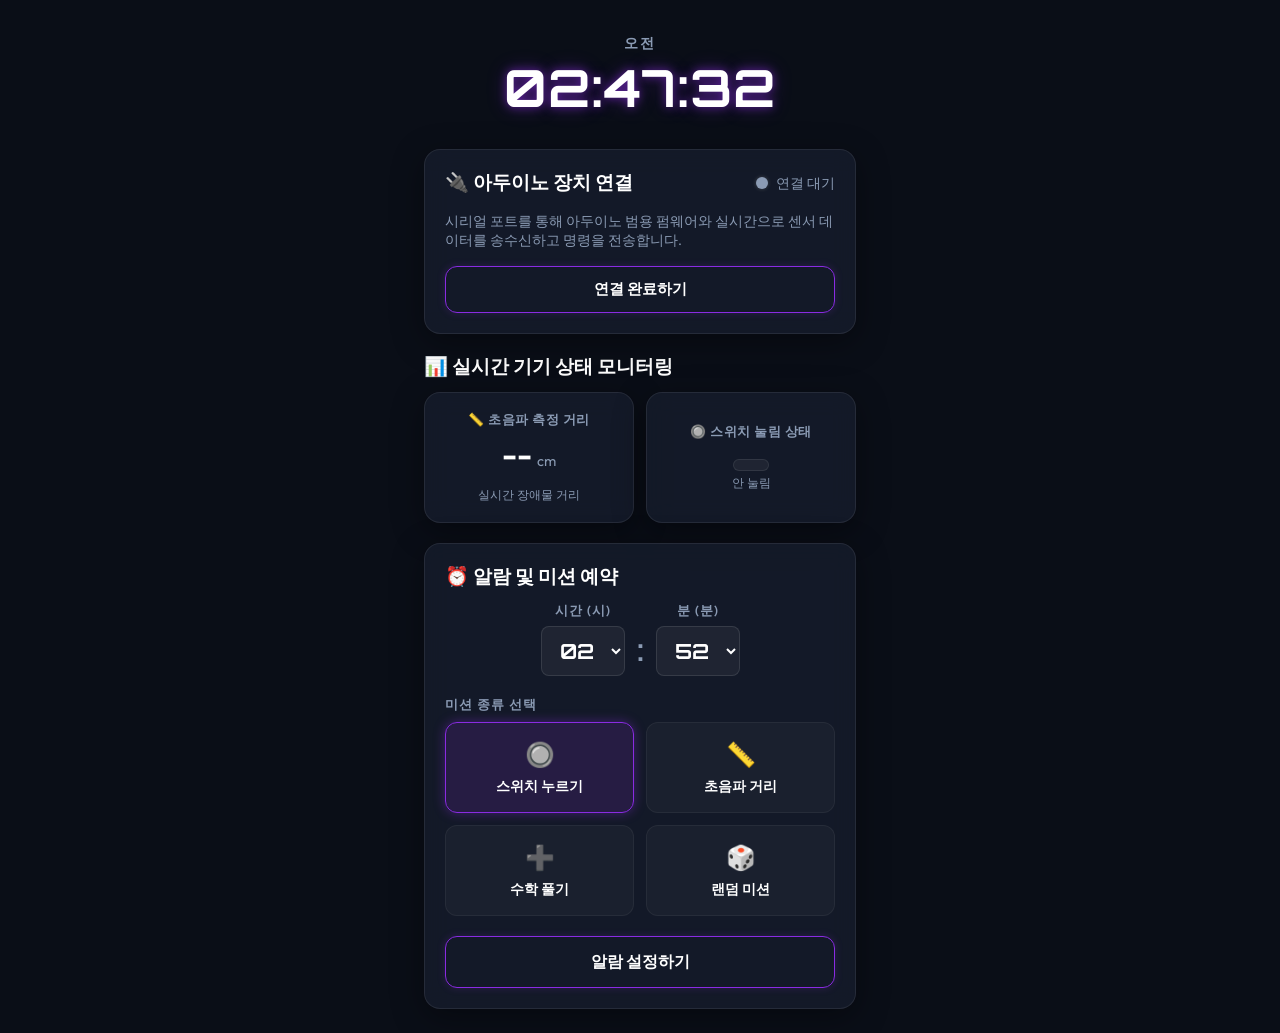
<file: index.html>
<!DOCTYPE html>
<html lang="ko">
<head>
  <meta charset="UTF-8">
  <meta name="viewport" content="width=device-width, initial-scale=1.0">
  <title>웹 미션 알람 (Web Mission Alarm)</title>
  <!-- Google Fonts -->
  <link href="https://fonts.googleapis.com/css2?family=Orbitron:wght@500;700;900&family=Outfit:wght@300;400;600;700&display=swap" rel="stylesheet">
  <!-- Stylesheet -->
  <link rel="stylesheet" href="styles/theme.css">
</head>
<body>
  <div class="app-container">
    <!-- 1. 디지털 시계 영역 -->
    <div id="clock-container"></div>
    
    <!-- 2. Web Serial 포트 연결 카드 영역 -->
    <div id="serial-container"></div>
    
    <!-- 3. 실시간 센서 상태 대시보드 영역 -->
    <div id="monitor-container"></div>
    
    <!-- 4. 알람 설정 및 미션 스케줄러 영역 -->
    <div id="scheduler-container"></div>
  </div>

  <!-- 5. 알람 구동 시 팝업될 사이렌 오버레이 영역 -->
  <div id="overlay-container"></div>

  <!-- 메인 모듈 컨트롤러 -->
  <script type="module" src="app.js"></script>
</body>
</html>
</file>
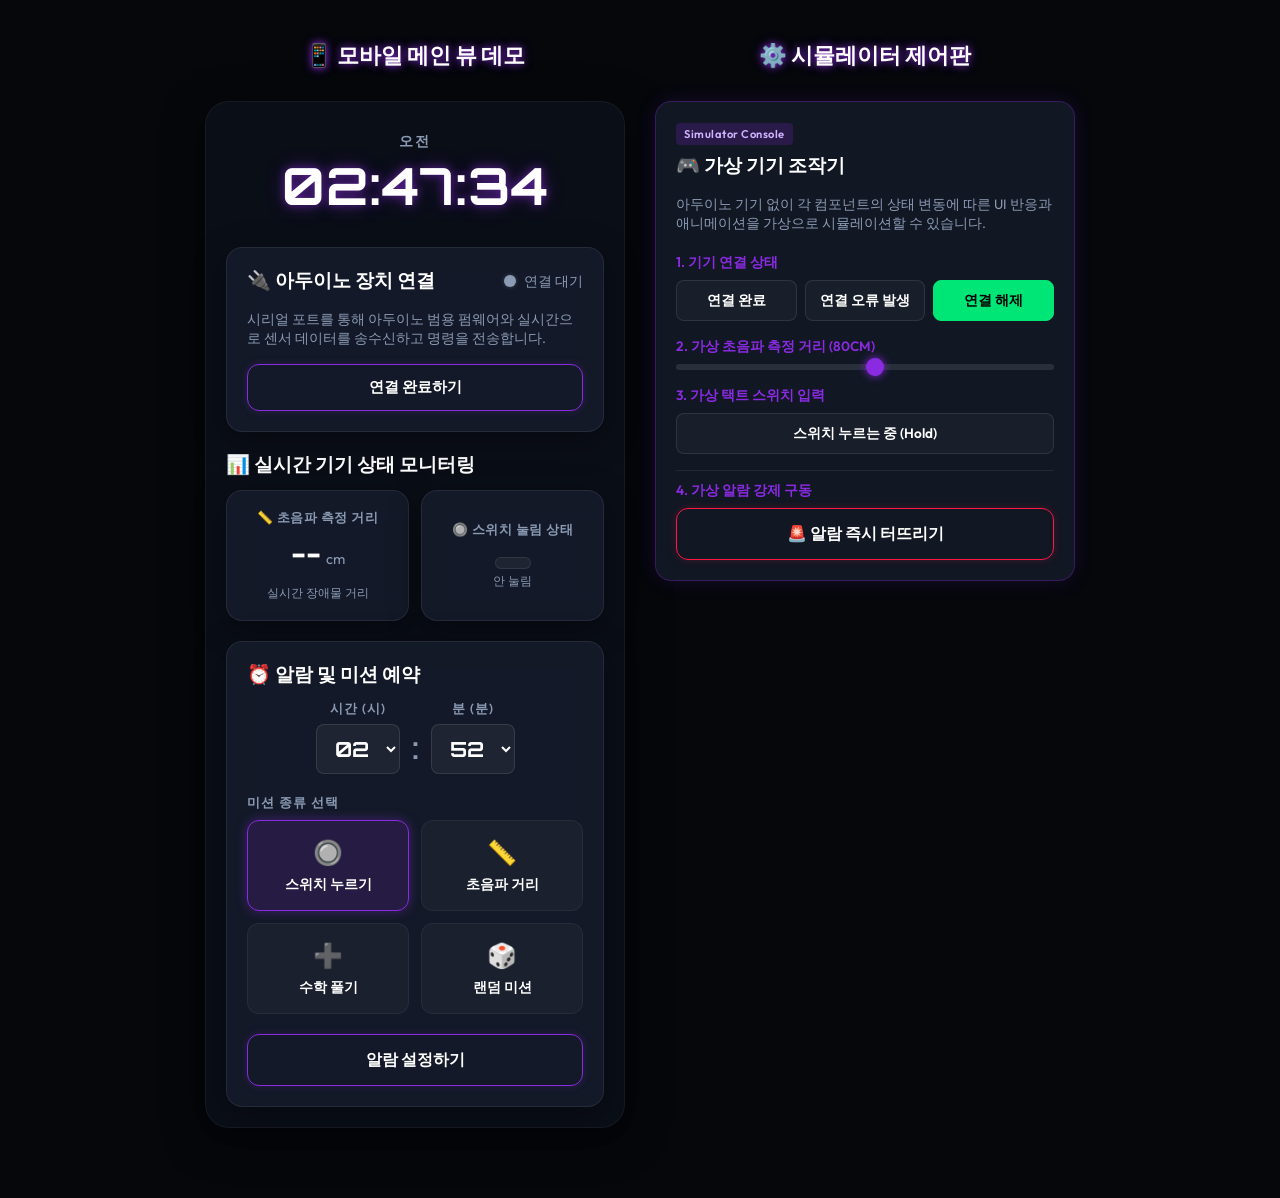
<file: demo.html>
<!DOCTYPE html>
<html lang="ko">
<head>
  <meta charset="UTF-8">
  <meta name="viewport" content="width=device-width, initial-scale=1.0">
  <title>웹 미션 알람 - 컴포넌트 디자인 데모</title>
  <!-- Google Fonts -->
  <link href="https://fonts.googleapis.com/css2?family=Orbitron:wght@500;700;900&family=Outfit:wght@300;400;600;700&display=swap" rel="stylesheet">
  <!-- Stylesheet -->
  <link rel="stylesheet" href="styles/theme.css">
  <style>
    /* 데모 특화 레이아웃 (세로형 모바일 뷰 2개와 시뮬레이터 구성) */
    body {
      align-items: flex-start;
      padding: 40px 20px;
      gap: 30px;
      flex-wrap: wrap;
      background-color: #05070B;
    }
    
    .demo-wrapper {
      display: flex;
      gap: 30px;
      flex-wrap: wrap;
      justify-content: center;
      width: 100%;
    }

    .demo-column {
      display: flex;
      flex-direction: column;
      gap: 20px;
      width: 100%;
      max-width: 420px;
    }

    .simulator-card {
      border: 1px solid rgba(138, 43, 226, 0.3) !important;
      box-shadow: 0 0 20px rgba(138, 43, 226, 0.15) !important;
    }

    .sim-row {
      display: flex;
      flex-direction: column;
      gap: 8px;
      margin-bottom: 16px;
    }

    .sim-label {
      font-size: 0.85rem;
      font-weight: 600;
      color: var(--color-neon-purple);
      text-transform: uppercase;
    }

    .sim-control-group {
      display: flex;
      gap: 8px;
    }

    .sim-btn {
      flex: 1;
      padding: 10px;
      background: rgba(255, 255, 255, 0.03);
      border: 1px solid rgba(255, 255, 255, 0.1);
      border-radius: 8px;
      color: var(--text-primary);
      cursor: pointer;
      font-family: var(--font-main);
      font-size: 0.85rem;
      font-weight: 600;
      transition: all 0.2s;
    }

    .sim-btn:hover {
      background: rgba(255, 255, 255, 0.08);
      border-color: rgba(255, 255, 255, 0.2);
    }

    .sim-btn.active {
      background: var(--color-success);
      color: #000;
      border-color: var(--color-success);
    }
    
    .demo-badge {
      display: inline-block;
      padding: 4px 8px;
      border-radius: 4px;
      font-size: 0.7rem;
      background: rgba(138, 43, 226, 0.2);
      color: #D1B3FF;
      margin-bottom: 8px;
      align-self: flex-start;
      font-weight: 600;
      letter-spacing: 0.5px;
    }
  </style>
</head>
<body>
  <div class="demo-wrapper">
    <!-- 왼쪽 컬럼: 모바일 프리뷰 형태의 알람 메인 대시보드 데모 -->
    <div class="demo-column">
      <h2 class="neon-text-purple" style="font-size: 1.4rem; text-align: center; margin-bottom: 10px;">📱 모바일 메인 뷰 데모</h2>
      <div class="app-container" style="min-height: auto; border: 1px solid rgba(255,255,255,0.05); border-radius: 24px; background: var(--bg-primary); box-shadow: 0 10px 40px rgba(0,0,0,0.5); padding: 20px;">
        <!-- 시계 -->
        <div id="clock-container"></div>
        
        <!-- 시리얼 연결 -->
        <div id="serial-container"></div>
        
        <!-- 실시간 모니터 -->
        <div id="monitor-container"></div>
        
        <!-- 알람 스케줄러 -->
        <div id="scheduler-container"></div>
      </div>
    </div>

    <!-- 오른쪽 컬럼: 수동 테스트가 가능한 시뮬레이터 제어기 -->
    <div class="demo-column">
      <h2 class="neon-text-purple" style="font-size: 1.4rem; text-align: center; margin-bottom: 10px;">⚙️ 시뮬레이터 제어판</h2>
      
      <div class="glass-card simulator-card">
        <span class="demo-badge">Simulator Console</span>
        <span class="title-medium" style="margin-bottom: 16px;">🎮 가상 기기 조작기</span>
        <p class="text-desc" style="margin-bottom: 20px;">
          아두이노 기기 없이 각 컴포넌트의 상태 변동에 따른 UI 반응과 애니메이션을 가상으로 시뮬레이션할 수 있습니다.
        </p>

        <!-- 1. 연결 상태 시뮬레이션 -->
        <div class="sim-row">
          <span class="sim-label">1. 기기 연결 상태</span>
          <div class="sim-control-group">
            <button class="sim-btn" id="sim-btn-connect">연결 완료</button>
            <button class="sim-btn" id="sim-btn-error">연결 오류 발생</button>
            <button class="sim-btn active" id="sim-btn-disconnect">연결 해제</button>
          </div>
        </div>

        <!-- 2. 거리 센서값 시뮬레이션 -->
        <div class="sim-row">
          <span class="sim-label">2. 가상 초음파 측정 거리 (<span id="sim-dist-val">80</span>cm)</span>
          <input type="range" min="2" max="150" value="80" class="distance-slider" id="sim-dist-slider">
        </div>

        <!-- 3. 스위치 눌림 상태 시뮬레이션 -->
        <div class="sim-row">
          <span class="sim-label">3. 가상 택트 스위치 입력</span>
          <button class="sim-btn" id="sim-btn-switch">스위치 누르는 중 (Hold)</button>
        </div>

        <!-- 4. 가상 알람 트리거 시동 -->
        <div class="sim-row" style="margin-bottom: 0; padding-top: 10px; border-top: 1px solid rgba(255,255,255,0.08);">
          <span class="sim-label">4. 가상 알람 강제 구동</span>
          <button class="btn-neon" id="sim-btn-trigger-alarm" style="border-color: var(--color-danger); box-shadow: 0 0 8px rgba(255, 23, 68, 0.2);">🚨 알람 즉시 터뜨리기</button>
        </div>
      </div>
    </div>
  </div>

  <!-- 알람 작동 오버레이 마운트 -->
  <div id="overlay-container"></div>

  <!-- 데모 스크립트 실행 -->
  <script type="module" src="demo.js"></script>
</body>
</html>
</file>
<file: styles/theme.css>
:root {
  --bg-primary: #0A0E17;
  --bg-card: rgba(25, 33, 50, 0.65);
  --color-neon-purple: #8A2BE2;
  --color-success: #00E676;
  --color-danger: #FF1744;
  --text-primary: #FFFFFF;
  --text-secondary: #8B9BB4;
  
  --font-main: 'Outfit', sans-serif;
  --font-digital: 'Orbitron', monospace;
  
  color-scheme: dark;
}

* {
  box-sizing: border-box;
  margin: 0;
  padding: 0;
}

body {
  background-color: var(--bg-primary);
  color: var(--text-primary);
  font-family: var(--font-main);
  min-height: 100vh;
  display: flex;
  justify-content: center;
  align-items: center;
  overflow-x: hidden;
}

/* 모바일 전용 컨테이너 (최대 너비 480px) */
.app-container {
  width: 100%;
  max-width: 480px;
  min-height: 100vh;
  padding: 24px;
  display: flex;
  flex-direction: column;
  gap: 20px;
  position: relative;
  transition: all 0.3s ease;
}

/* 글래스모피즘 카드 공통 스타일 */
.glass-card {
  background: var(--bg-card);
  backdrop-filter: blur(12px);
  -webkit-backdrop-filter: blur(12px);
  border: 1px solid rgba(255, 255, 255, 0.08);
  border-radius: 16px;
  padding: 20px;
  box-shadow: 0 8px 32px 0 rgba(0, 0, 0, 0.37);
  transition: transform 0.2s ease, box-shadow 0.2s ease, border-color 0.2s ease;
}

/* 네온 보라 활성화 보더 */
.neon-border-purple {
  border-color: rgba(138, 43, 226, 0.6);
  box-shadow: 0 0 10px rgba(138, 43, 226, 0.3),
              inset 0 0 10px rgba(138, 43, 226, 0.2);
}

/* 네온 보라 텍스트 글로우 */
.neon-text-purple {
  text-shadow: 0 0 7px rgba(138, 43, 226, 0.8),
               0 0 12px rgba(138, 43, 226, 0.4);
}

/* 타이틀 및 서브텍스트 */
.title-medium {
  font-size: 1.2rem;
  font-weight: 600;
  margin-bottom: 12px;
  display: flex;
  align-items: center;
  gap: 8px;
}

.text-desc {
  font-size: 0.85rem;
  color: var(--text-secondary);
  line-height: 1.4;
}

/* 네온 버튼 공통 */
.btn-neon {
  background: transparent;
  color: var(--text-primary);
  border: 1px solid var(--color-neon-purple);
  border-radius: 12px;
  padding: 14px 20px;
  font-family: var(--font-main);
  font-size: 1rem;
  font-weight: 600;
  cursor: pointer;
  width: 100%;
  display: flex;
  justify-content: center;
  align-items: center;
  gap: 8px;
  transition: all 0.2s ease;
  box-shadow: 0 0 8px rgba(138, 43, 226, 0.2);
}

.btn-neon:hover {
  background: var(--color-neon-purple);
  box-shadow: 0 0 15px rgba(138, 43, 226, 0.6);
  transform: translateY(-2px);
}

.btn-neon:active {
  transform: translateY(0);
}

/* 알람 사이렌 펄스 애니메이션 (알람 울림 효과) */
@keyframes siren-pulse {
  0% {
    box-shadow: inset 0 0 30px rgba(255, 23, 68, 0.3), 0 0 15px rgba(255, 23, 68, 0.2);
    border-color: rgba(255, 23, 68, 0.4);
  }
  50% {
    box-shadow: inset 0 0 80px rgba(255, 23, 68, 0.85), 0 0 30px rgba(255, 23, 68, 0.5);
    border-color: rgba(255, 23, 68, 1);
  }
  100% {
    box-shadow: inset 0 0 30px rgba(255, 23, 68, 0.3), 0 0 15px rgba(255, 23, 68, 0.2);
    border-color: rgba(255, 23, 68, 0.4);
  }
}

.alarm-active {
  animation: siren-pulse 1.2s infinite ease-in-out;
  border: 2px solid rgba(255, 23, 68, 0.4) !important;
  background: rgba(10, 14, 23, 0.95);
}
</file>
